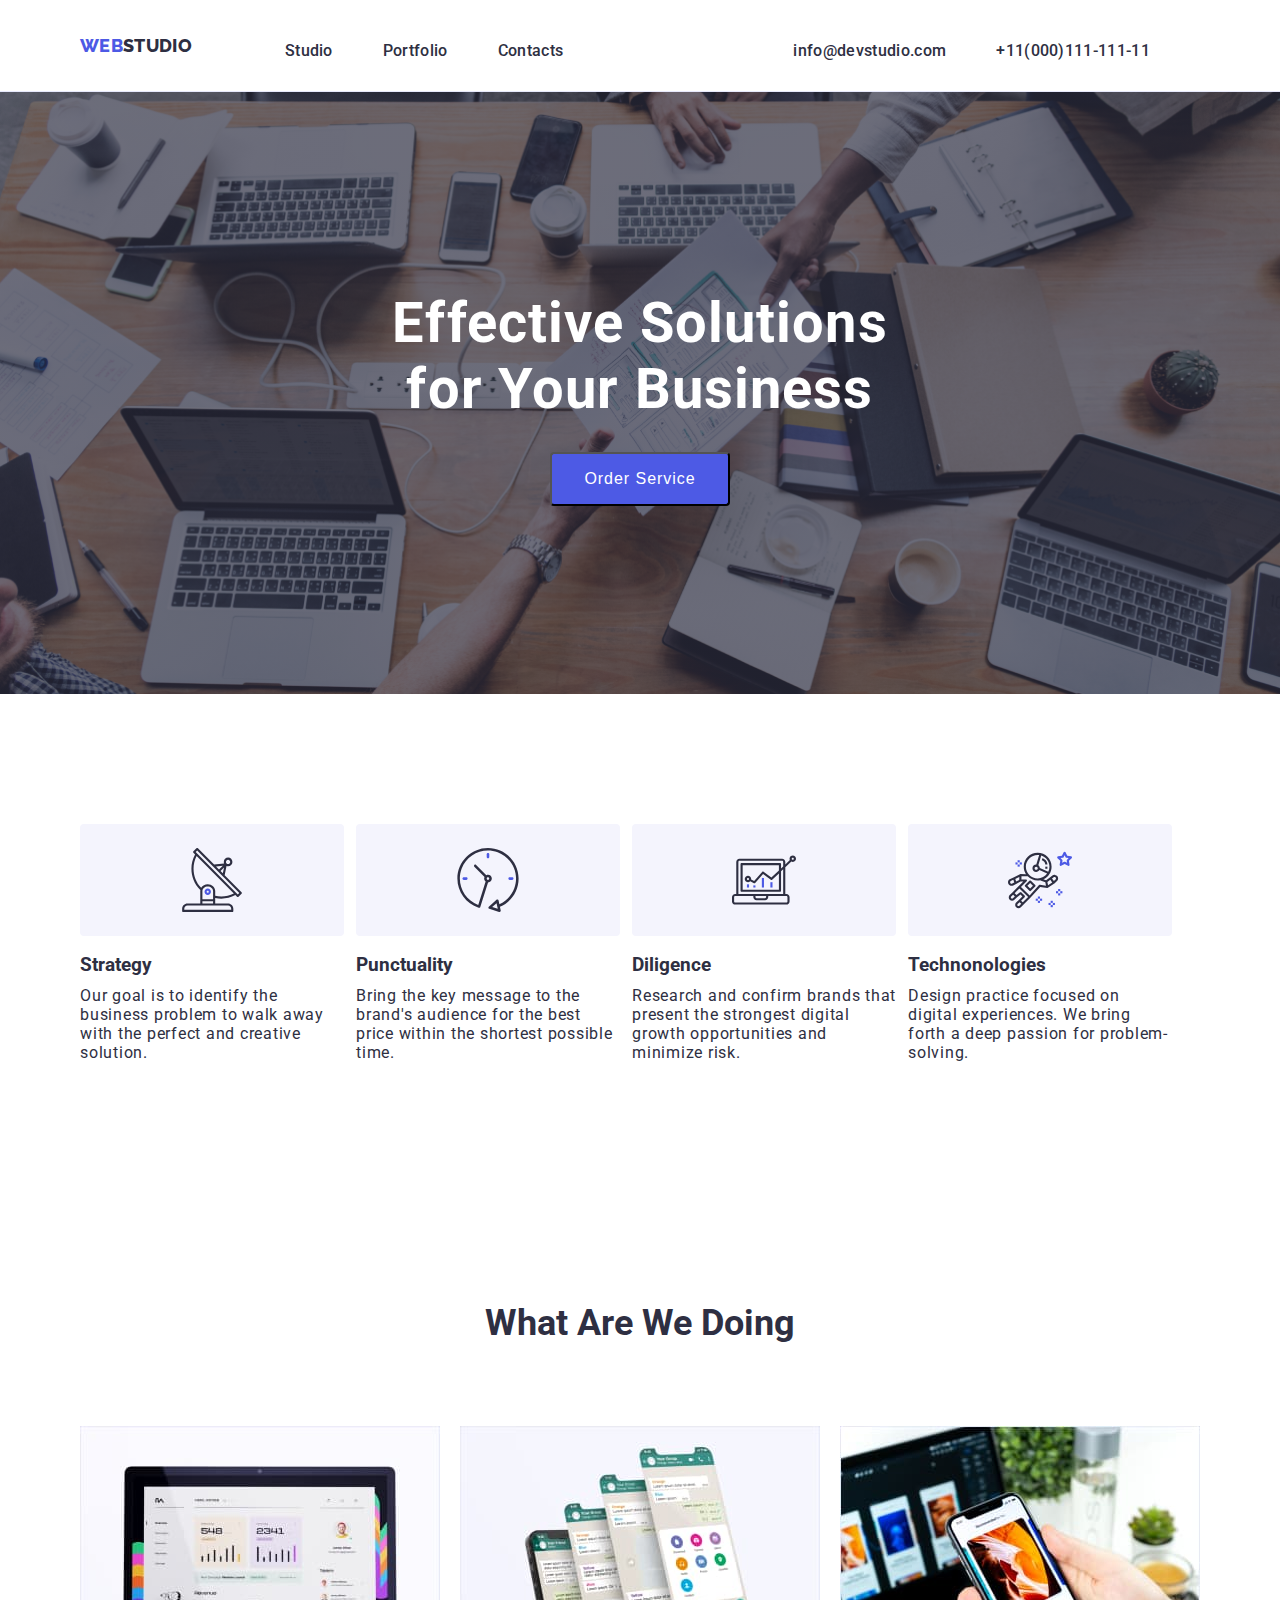
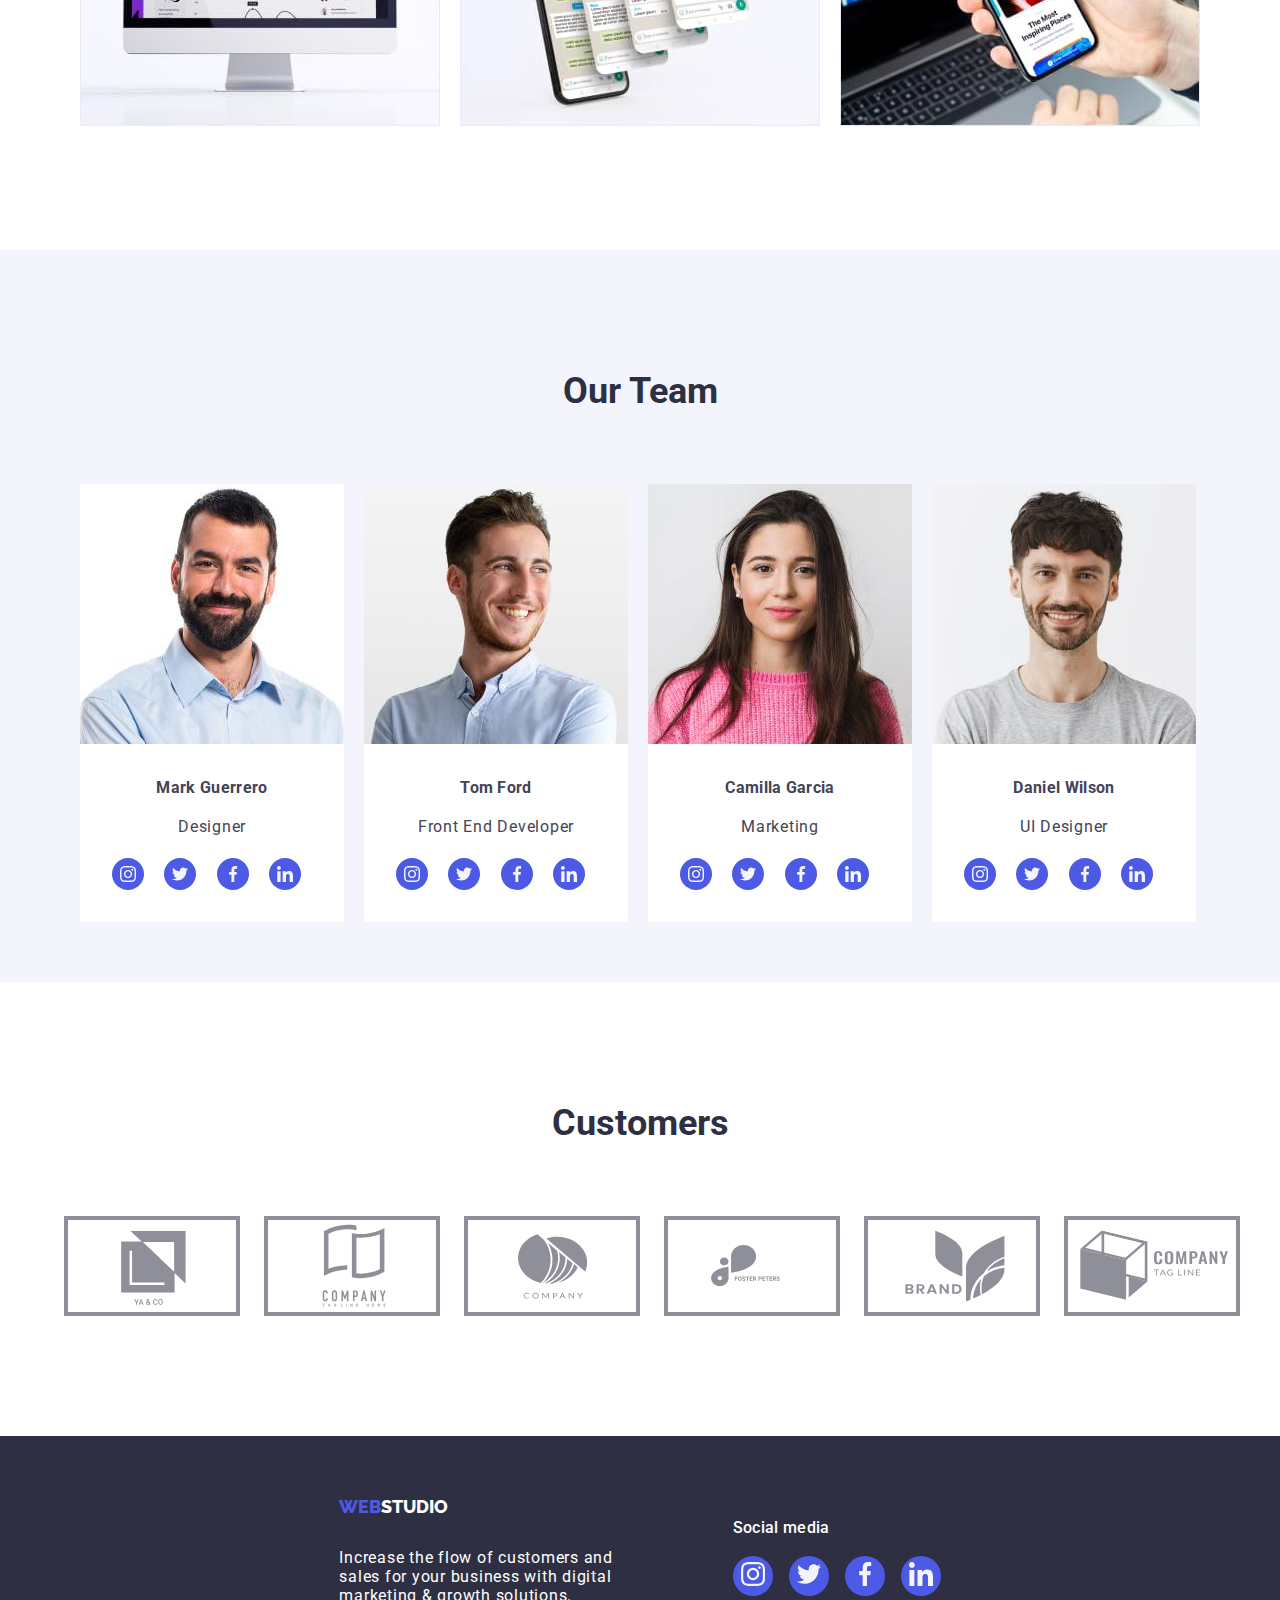
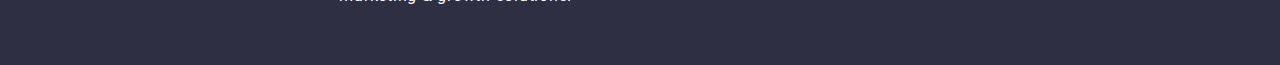
<file: index.html>
<!DOCTYPE html>
<html lang="en">
    <head>
        <title>goit-markup-hw-04</title>
        <meta name="description" content="A great website"  />
        <meta charset="utf-8"   />
        <link rel="stylesheet" type="text/css" href="./css/styles.css" />
        <link href="https://fonts.googleapis.com/css2?family=Raleway:wght@700&family=Roboto:wght@400;500;700;900&display=swap"
        rel="stylesheet" />
    </head>
<body>
    <!-- header Section -->
    <header class="page-header">
        <div class="container">
        <nav class="navigation">
            <a class="logo-link" href="index.html">WEB<span class="logo-black">STUDIO</span></a>
            <ul class="menu-item">
                <li><a class="menu-item-list" href="./index.html">Studio</a></li>
                <li><a class="menu-item-list" href="./portfolio.html">Portfolio</a></li>
                <li><a class="menu-item-list" href="#">Contacts</a></li>
            </ul>
            <ul class="address-menu">
                <li><a class="address-menu-item" href="mailto:info@devstudio.com">info@devstudio.com</a></li>
                <li><a class="address-menu-item" href="tel:+11(000)111-111-11">+11(000)111-111-11</a></li>
            </ul>
        </nav>
        </div>
    </header>
    <!-- main section -->
    <main>
        <section class="hero">
            <div class="container">
                <h1 class="hero-title">Effective Solutions<br>for Your Business</h1>
                <button type="button" class="button-primary">Order Service</button>
            </div>
        </section>
    <!-- features section 1 -->
    <section class="section">
        <div class="container">
        <ul class="features">
            <li class="item">
                <div class="icon">
                    <svg class="icon-svg" width="64" height="64">
                      <use href="./images/icons.svg#icon-antenna-1"></use>
                    </svg>
                </div>
                    <h3 class="item">Strategy</h3>
                    <p>Our goal is to identify the business problem to walk away with the perfect and creative solution.</p>
            </li>
            <li class="item">
                <div class="icon">
                    <svg class="icon-svg" width="64" height="64">
                      <use href="./images/icons.svg#icon-clock-1"></use>
                    </svg>
                </div>
                    <h3 class="item">Punctuality</h3>
                    <p class="description">Bring the key message to the brand's audience for the best price within the shortest possible time.</p>
            </li>
            <li class="item">
                <div class="icon">
                    <svg class="icon-svg" width="64" height="64">
                      <use href="./images/icons.svg#icon-diagram-1"></use>
                    </svg>
                </div>
                <h3 class="item">Diligence</h3>
                <p class="description">Research and confirm brands that present the strongest digital growth opportunities and minimize risk.</p>
            </li>
            <li class="item">
                <div class="icon">
                    <svg class="icon-svg" width="64" height="64">
                      <use href="./images/icons.svg#icon-astronaut-1"></use>
                    </svg>
                </div>
                <h3 class="item">Technonologies</h3>
                <p class="description">Design practice focused on digital experiences. We bring forth a deep passion for problem-solving.</p>
            </li>
        </ul>
        </div>
    </section>

    <!-- transactions section 2 -->
    <section class="section no-top-padding">
        <div class="container">
            <h2 class="section-title">What Are We Doing</h2>
            <ul class="transaction-list">
                <li class="item"><img src="images/computer.jpg" alt="computer"width="360" height="300"/></li>
                <li class="item"><img src="images/cellphone.jpg" alt="cellphone"width="360" height="300"/></li>
                <li class="item"><img src="images/cellphone and laptop.jpg" alt="cellphone and laptop"width="360" height="300" /></li>
            </ul>
        </div>
    </section>
    <!--our team section-->
    <section class="section-bg-team">
        <div class="container">
            <h2 class="section-title">Our Team</h2>
             <div class="team-list">
                <li class="item"><img src="images/Mark.jpg" alt="mark guerrero" width="264" height="260" />
                     <div class="card-text">
                        <h3 class="name">Mark Guerrero</h3>
                        <p class="position">Designer</p>
                        <ul class="team-links">
                            <li class="team-links-item"><a href="#" class="team-social-link"><svg class="team-link-svg"  width="16" height="16">
                                <use href="./images/icons.svg#icon-instagram"></use></svg>
                                </a>
                            </li>
                            <li class="team-links-item"><a href="#" class="team-social-link"><svg class="team-link-svg" width="16" height="16">
                                <use href="./images/icons.svg#icon-twitter"></use></svg>
                                </a>
                            </li>
                            <li class="team-links-item"><a href="#" class="team-social-link"><svg class="team-link-svg" width="16" height="16">
                                <use href="./images/icons.svg#icon-facebook"></use></svg>
                                </a>
                            </li>
                            <li class="team-links-item"><a href="#" class="team-social-link"><svg class="team-link-svg" width="16" height="16">
                                <use href="./images/icons.svg#icon-linkedin"></use></svg>
                                </a>
                            </li>
                        </ul>
                    </div>
                </li>   
                <li class="item"><img src="images/Tom.jpg" alt="tom ford" width="264" height="260"/>
                    <div class="card-text">
                        <h3 class="name">Tom Ford</h3>
                        <p class="position">Front End Developer</p>
                        <ul class="team-links">
                            <li class="team-links-item"><a href="#" class="team-social-link"><svg class="team-link-svg"  width="16" height="16">
                                <use href="./images/icons.svg#icon-instagram"></use></svg>
                                </a>
                            </li>
                            <li class="team-links-item"><a href="#" class="team-social-link"><svg class="team-link-svg" width="16" height="16">
                                <use href="./images/icons.svg#icon-twitter"></use></svg>
                                </a>
                            </li>
                            <li class="team-links-item"><a href="#" class="team-social-link"><svg class="team-link-svg" width="16" height="16">
                                <use href="./images/icons.svg#icon-facebook"></use></svg>
                                </a>
                            </li>
                            <li class="team-links-item"><a href="#" class="team-social-link"><svg class="team-link-svg" width="16" height="16">
                                <use href="./images/icons.svg#icon-linkedin"></use></svg>
                                </a>
                            </li>
                        </ul>
                    </div>
                </li>
                <li class="item"><img src="images/Camilla.jpg" alt="camilla garcia" width="264" height="260"/>
                    <div class="card-text">
                        <h3 class="name">Camilla Garcia</h3>
                        <p class="position">Marketing</p>
                        <ul class="team-links">
                            <li class="team-links-item"><a href="#" class="team-social-link"><svg class="team-link-svg"  width="16" height="16">
                                <use href="./images/icons.svg#icon-instagram"></use></svg>
                                </a>
                            </li>
                            <li class="team-links-item"><a href="#" class="team-social-link"><svg class="team-link-svg" width="16" height="16">
                                <use href="./images/icons.svg#icon-twitter"></use></svg>
                                </a>
                            </li>
                            <li class="team-links-item"><a href="#" class="team-social-link"><svg class="team-link-svg" width="16" height="16">
                                <use href="./images/icons.svg#icon-facebook"></use></svg>
                                </a>
                            </li>
                            <li class="team-links-item"><a href="#" class="team-social-link"><svg class="team-link-svg" width="16" height="16">
                                <use href="./images/icons.svg#icon-linkedin"></use></svg>
                                </a>
                            </li>
                        </ul>
                    </div>
                </li>
                <li class="item"><img src="images/Daniel.jpg" alt="daniel wilson" width="264" height="260"/>
                    <div class="card-text">
                        <h3 class="name">Daniel Wilson</h3>
                        <p class="position">UI Designer</p>
                        <ul class="team-links">
                            <li class="team-links-item">
                                <a href="#" class="team-social-link">
                                    <svg class="team-link-svg"  width="16" height="16">
                                <use href="./images/icons.svg#icon-instagram"></use></svg>
                                </a>
                            </li>
                            <li class="team-links-item">
                                <a href="#" class="team-social-link">
                                    <svg class="team-link-svg" width="16" height="16">
                                <use href="./images/icons.svg#icon-twitter"></use></svg>
                                </a>
                            </li>
                            <li class="team-links-item">
                                <a href="#" class="team-social-link">
                                    <svg class="team-link-svg" width="16" height="16">
                                <use href="./images/icons.svg#icon-facebook"></use></svg>
                                </a>
                            </li>
                            <li class="team-links-item">
                                <a href="#" class="team-social-link">
                                    <svg class="team-link-svg" width="16" height="16">
                                <use href="./images/icons.svg#icon-linkedin"></use></svg>
                                </a>
                             </li>
                         </ul>
                       </div>
                 </li>
            </div>
        </div>
    </section>
    <!-- customer section-->
        <section class="customer-section">
            <div class="container">
              <h2 class="section-title customers-title">Customers</h2>
              <ul class="customers-list list">
                <li class="customers-item">
                  <a href="#" class="customers-link">
                    <svg class="customers-svg" width="168" height="88">
                      <use href="./images/icons.svg#icon-Logo-10"></use></svg>
                  </a>
                </li>
                <li class="customers-item">
                  <a href="#" class="customers-link">
                    <svg class="customers-svg" width="168" height="88">
                      <use href="./images/icons.svg#icon-Logo-6"></use></svg>
                  </a>
                </li>
                <li class="customers-item">
                  <a href="#" class="customers-link">
                    <svg class="customers-svg" width="168" height="88">
                      <use href="./images/icons.svg#icon-Logo-7"></use></svg>
                  </a>
                </li>
                <li class="customers-item">
                  <a href="#" class="customers-link">
                    <svg class="customers-svg" width="168" height="88">
                      <use href="./images/customers-icon.svg#icon-Client-4"></use></svg>
                  </a>
                </li>
                <li class="customers-item">
                  <a href="#" class="customers-link">
                    <svg class="customers-svg" width="168" height="88">
                      <use href="./images/icons.svg#icon-Logo-8"></use></svg>
                  </a>
                </li>
                <li class="customers-item">
                  <a class="customers-link" href="#">
                    <svg class="customers-svg" width="168" height="88">
                      <use xlink:href="./images/icons.svg#icon-Logo-9"></use></svg>
                  </a>
                </li>
              </ul>
            </div>
          </section>
    </main>
    <!-- footer -->
    <footer class="page-footer">
        <div class="footer-container">
            <div class="footer-logo-wrapper"><section class="footer-section">
                <li class="footer-item">
                    <a class="logo-link" href="index.html">WEB<span class="logo-white">STUDIO</span></a><br>
                    <p class="footer-description">Increase the flow of customers and<br>sales for your business with digital<br>marketing & growth solutions.</p>
                </li>
                </div>
            <div class="footer-socials">
                <p class="footer-social-text">Social media</p>
                <ul class="footer-social-list">
                    <li class="footer-social-item">
                        <a href="#" class="footer-social-link">
                            <svg class="footer-social-svg" width="24" height="24">
                                <use href="./images/icons.svg#icon-instagram"width="24" height="24"></use>
                            </svg></a>
                        </li>
                    <li class="footer-social-item">
                        <a href="#" class="footer-social-link">
                            <svg class="footer-social-svg" width="24" height="24">
                                <use href="./images/icons.svg#icon-twitter"width="24" height="24"></use>
                            </svg></a>
                        </li>
                    <li class="footer-social-item">
                        <a href="#" class="footer-social-link">
                            <svg class="footer-social-svg" width="24" height="24">
                                <use href="./images/icons.svg#icon-facebook"width="24" height="24"></use>
                            </svg></a>
                        </li>
                    <li class="footer-social-item">
                        <a href="#" class="footer-social-link">
                            <svg class="footer-social-svg" width="24" height="24">
                                <use href="./images/icons.svg#icon-linkedin"width="24" height="24"></use>
                            </svg></a>
                        </li>
                    </ul>
                </div>
            </div>
        </footer>
    </body>
</html>
</file>
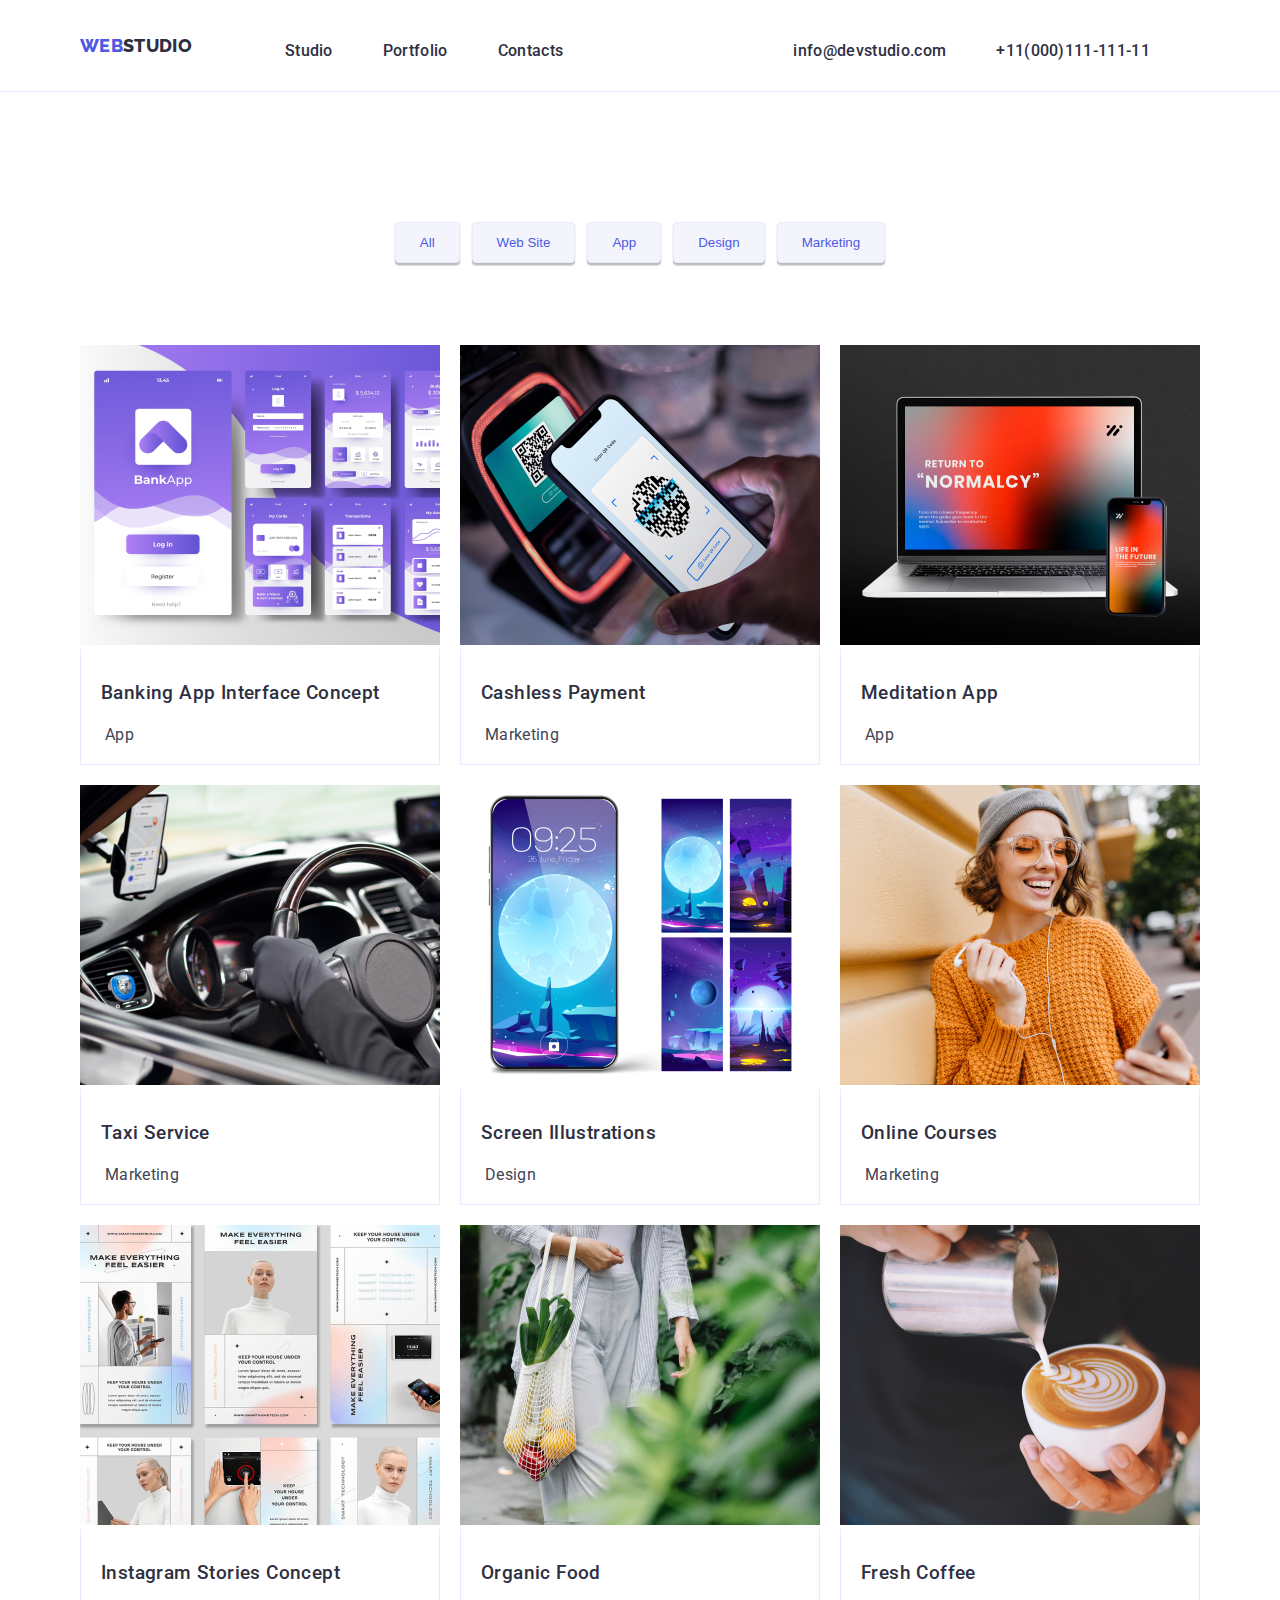
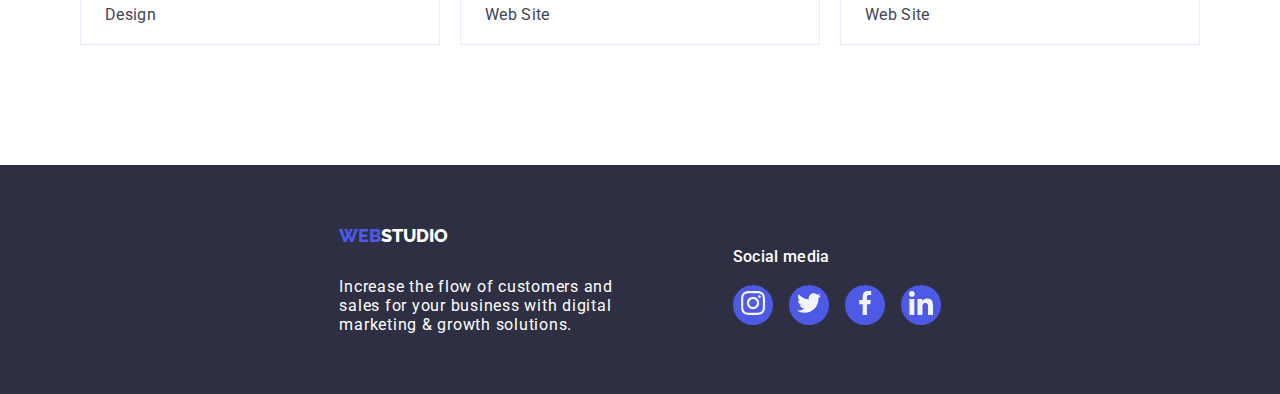
<file: portfolio.html>
<!DOCTYPE html>
<html lang="en">
    <head>
        <title>goit-markup-hw-04</title>
        <meta name="description" content="A great website"  />
        <meta charset="utf-8"   />
        <link rel="stylesheet" type="text/css" href="css/styles.css" />
        <link href="https://fonts.googleapis.com/css2?family=Raleway:wght@700&family=Roboto:wght@400;500;700;900&display=swap"
        rel="stylesheet" />
    </head>
<body>
    <!-- header Section -->
    <header class="page-header">
        <div class="container">
        <nav class="navigation">
            <a class="logo-link" href="index.html">WEB<span class="logo-black">STUDIO</span></a>
            <ul class="menu-item">
                <li><a class="menu-item-list" href="./index.html">Studio</a></li>
                <li><a class="menu-item-list" href="./portfolio.html">Portfolio</a></li>
                <li><a class="menu-item-list" href="#">Contacts</a></li>
            </ul>
            <ul class="address-menu">
                <li><a class="address-menu-item" href="mailto:info@devstudio.com">info@devstudio.com</a></li>
                <li><a class="address-menu-item" href="tel:+11(000)111-111-11">+11(000)111-111-11</a></li>
            </ul>
        </nav>
        </div>
    </header>
    <!-- main section -->
    <main>
        <section class="section">
            <div class="container">
                <ul class="nav-buttons-list">
                    <li class="item"><a href="#">
                        <button type="button" class="nav-button">All</button></a></li>
                    <li class="item"><a href="#">
                        <button type="button" class="nav-button">Web Site</button></a></li>
                    <li class="item"><a href="#">
                        <button type="button" class="nav-button">App</button></a></li>
                    <li class="item"><a href="#">
                        <button type="button" class="nav-button">Design</button></a></li>
                    <li class="item"><a href="#">
                        <button type="button" class="nav-button">Marketing</button></a></li>
                    </ul>
            </div>
        <!-- Project cards -->
            <div class="container">
                <ul class="project-cards-list">
                    <li class="project-card-item"><image src="./images/project card 1.png" alt="project card 1" width="360" height="300" />
                        <div class="project-description">
                            <h3 class="project-text">Banking App Interface Concept</h3>
                            <p class="card-text">App</p>
                        </div>
                    </li>    
                    <li class="project-card-item"><image src="./images/project card 2.png" alt="project card 2" width="360" height="300"/>
                        <div class="project-description">
                            <h3 class="project-text">Cashless Payment</h3>
                            <p class="card-text">Marketing</p>
                        </div>
                    </li>
                    <li class="project-card-item"><image src="./images/project card 3.png" alt="project card 3" width="360" height="300"/>
                        <div class="project-description">
                            <h3 class="project-text">Meditation App</h3>
                            <p class="card-text">App</p>
                        </div>
                    </li>
                    <li class="project-card-item"><image src="./images/project card 4.png" alt="project card 4" width="360" height="300"/>
                        <div class="project-description">
                            <h3 class="project-text">Taxi Service</h3>
                            <p class="card-text">Marketing</p>
                         </div>
                    </li>
                    <li class="project-card-item"><image src="./images/project card 5.png" alt="project card 5" width="360" height="300"/>
                        <div class="project-description">
                            <h3 class="project-text">Screen Illustrations</h3>
                            <p class="card-text">Design</p>
                            </div>
                        </li>
                    <li class="project-card-item"><image src="./images/project card 6.png" alt="project card 6"width="360" height="300"/>
                        <div class="project-description">
                            <h3 class="project-text">Online Courses</h3>
                            <p class="card-text">Marketing</p>
                        </div>
                    </li>
                    <li class="project-card-item"><image src="./images/project card 7.png" alt="project card 7" width="360" height="300"/>
                        <div class="project-description">
                            <h3 class="project-text">Instagram Stories Concept</h3>
                            <p class="card-text">Design</p>
                        </div>
                    </li>
                    <li class="project-card-item"><image src="./images/project card 8.png" alt="project card 8" width="360" height="300"/>
                        <div class="project-description">
                            <h3 class="project-text">Organic Food</h3>
                            <p class="card-text">Web Site</p>
                        </div>
                    </li>
                    <li class="project-card-item"><image src="./images/project card 9.png" alt="project card 9" width="360" height="300"/>
                        <div class="project-description">
                            <h3 class="project-text">Fresh Coffee</h3>
                            <p class="card-text">Web Site</p>
                        </div>
                    </li>
                </ul>
            </div>
        </section> 
    </main>
    <!-- footer -->
    <footer class="page-footer">
        <div class="footer-container">
            <div class="footer-logo-wrapper"><section class="footer-section">
                <a class="logo-link" href="index.html">WEB<span class="logo-white">STUDIO</span></a><br>
                <p class="footer-description">Increase the flow of customers and<br>sales for your business with digital<br>marketing & growth solutions.</p>
            </div>
            <div class="footer-socials">
                <p class="footer-social-text">Social media</p>
                <ul class="footer-social-list">
                    <li class="footer-social-item">
                        <a href="#" class="footer-social-link">
                            <svg class="footer-social-svg" width="24" height="24">
                                <use href="./images/icons.svg#icon-instagram"width="24" height="24"></use></svg></a>
                        </li>
                    <li class="footer-social-item">
                        <a href="#" class="footer-social-link">
                            <svg class="footer-social-svg" width="24" height="24">
                                <use href="./images/icons.svg#icon-twitter"width="24" height="24"></use></svg></a>
                        </li>
                    <li class="footer-social-item">
                        <a href="#" class="footer-social-link">
                            <svg class="footer-social-svg" width="24" height="24">
                                <use href="./images/icons.svg#icon-facebook"width="24" height="24"></use></svg></a>
                        </li>
                    <li class="footer-social-item">
                        <a href="#" class="footer-social-link">
                            <svg class="footer-social-svg" width="24" height="24">
                                <use href="./images/icons.svg#icon-linkedin"width="24" height="24"></use></svg></a>
                        </li>
                    </ul>
                </div>
            </div>
        </footer>
    </body>
</html>
</file>
<file: css/styles.css>
:root {
    --iris: #4D5AE5;
    --ocean: #404BBF;
    --navyblue: #2E2F42;
    --green: #31D0AA;
    --slate: #434455;
    --light-slate: #8E8F99;
    --cornflower: #E7E9FC;
    --cloud: #F4F4FD;
    --navyblue-modal: #2E2F42;
    --grey: #2E2F42;
    --white: #FFFFFF;
    --dairy: #FCFCFC;
}
* {
    box-sizing: border-box;
    margin: 0;
}
h1,h2,h3,h4,h5,h6,p,ul {
    margin: 0;
    padding: 0;
    padding-top: 10px;
}
li {
    list-style: none;
    padding: 0;
}
a {
    text-decoration: none;
}
p {
    padding-top: 10px;
    letter-spacing: 0.75px;
}
.page-header {
    border-bottom: 1px solid var(--cornflower);
    padding-top: 32px;
    padding-bottom: 31px;
}
body {
    font-family: Roboto, sans-serif;
    font-size: 16px;
    color: var(--navyblue);
    background-color:Var(--white);    
}
.logo-link {
    color:var(--iris);
    font-family: Raleway; sans-serif;
    font-size: 18px;
    font-weight: 800;
    line-height: 1.2;
}
.logo-black {
    color: var(--navyblue);
}
.logo-white {
    color: var(--white);
}
.menu-item,
.menu-item-list,
.address-menu,
.address-menu-item,
.navigation { 
    display: flex;
    align-items: center;
    color: var(--navyblue);
    font-weight: 500;
    font-size: 16px;
    line-height: 1.14;
    letter-spacing: 0.02em;
}
.menu-item {
    margin-left: 93px;
}
.address-menu {
    margin-left: auto;
}
.menu-item-list,
.address-menu-item {
    margin-right: 50px;
}
.menu-item-list .menu-item-list:not(:last-child),
.address-menu-item:not(:last-child) {
    margin-right: 50px;
}
.menu-item-list:hover,
.menu-item-list:focus {
    color: var(--ocean);
}
.address-menu-item:hover,
.address-menu-item:focus {
    color: var(--ocean);
}
.container {
    width: 1150px;
    padding-left: 15px;
    padding-right: 15px;
    margin: 0 auto;
}
.section {
    padding: 120px 0px;
}
.hero {
    background-image: linear-gradient(rgba(46,47,66,0.7),rgba(46,47,66,0.7)),
    url(../images/people-office.png);
    background-repeat: no-repeat;
    background-size: cover;
    padding: 188px 0px;
    text-align: center;
    max-width: 1440px;
    margin: 0 auto;
    background-position: center;
}
.hero-title {
    font-size: 56px;
    color: var(--white);
    letter-spacing: 0.02em;
    margin-bottom: 30px;
}
.button {
    font-family: inherit;
    cursor: pointer;
    border: transparent;
    border-radius: 4px;
}
.button-primary {
    background-color: var(--iris);
    color:var(--white);
    padding: 16px 32px;
    border-radius: 4px;
    box-shadow: 0px 4px 4px rgba(0,0,0.0.15);
    font-size: 16px;
    letter-spacing: 0.06em;
    cursor: pointer;
}
.button-primary:hover,
.button-primary:focus {
    background-color: var(--ocean);
}
.features {
    display: flex;
    flex-wrap: wrap;
    gap: 12px;
}
.features .item {
    flex-basis: calc((100% - 90px) / 4);
}
.features .title {
    margin-bottom: 10px;
    color: var(--navyblue);
    font-weight: 500;
    font-size: 14px;
    line-height: 1.14;
}
.no-top-padding {
    padding-top: 0;
}
.transaction-list {
    display: flex;
    flex-wrap: wrap;
    gap: 20px;
}
.transaction-list .item {
    flex-basis: calc((100% - 48px) / 3);
}
.section-bg-team {
    background-color: var(--cloud);
    height: 732px;
}
.section-title {
    text-align: center;
    padding-top: 120px;
    margin-bottom: 72px;
    font-weight: 700;
    font-size: 36px;
    list-style: 1.17;
}
.team-list {
    display: flex;
    flex-wrap: wrap;
    gap: 20px;
}
.team-list .item {
    flex-basis: calc((100% - 80px) / 4);
    background-color: var(--white);
    box-shadow: 0px 1px 3px rgba(0,0,0.0.12), 0px 1px 1px rgba (0,0,00.14)
}
.team-list .name,
.team-list .position {
    text-align: center;
    font-size: 16px;
    line-height: 1.19em;
}
.team-list .name {
    margin-bottom: 10px;
}
.card-text {
    padding: 20px 24px;
    flex-direction: column;
    justify-content: center;
    align-items: center;
    gap: 32px;
    color: var(--slate);
    font-weight: 400;
    letter-spacing: 0.32px;
}
.page-footer {
    padding: 60px;
    background-color: var(--navyblue);
    justify-content: center;
}
.footer-description {
    color: var(--white);
    margin-top: 20px;
}
.nav-buttons-list {
    display: flex;
    flex-wrap: wrap;
    gap: 12px;
    justify-content: center;
    padding-bottom: 72px;
}
.nav-button {
    padding: 12px 24px;
    border: var(--white);
    border-radius: 4px;
    border: 1px solid var(--cornflower);
    background: var(--cloud);
    color: var(--iris);
    cursor: pointer;
    box-shadow:  0px 2px 2px 0px rgba(0, 0, 0, 0.12), 0px 2px 1px 0px rgba(0, 0, 0, 0.08), 0px 3px 1px 0px rgba(0, 0, 0, 0.10);
}
.nav-button:hover,
.nav-button:focus {
    color: var(--white);
    background-color: var(--ocean);
}
.project-cards-list {
    display: flex;
    flex-wrap: wrap;
    gap: 20px;
}
.project-card-item {
    flex-basis: calc((100% - 90px) / 3);
}
.project-description {
    border: 1px solid var(--cornflower);
    border-top: none;
}
.project-text {
    padding-top: 32px;
    padding-left: 20px;
    color: var(--navyblue);
    font-weight: 500;
    line-height: 24px;
    letter-spacing: 0.4px;
}   
.icon {
    width: 264px;
    height: 112px;
    background-color: var(--cloud);
    display: flex;
    justify-content: center;
    align-items: center;
    border-radius: 4px;
    margin-bottom: 8px;
}
.team-links-item {
    width: 32px;
    height: 32px;
    display: inline-block;
    margin: 12px 8px;
}
.team-social-link {
    display: flex;
    flex-wrap: wrap;
    align-items: center;
    justify-content: center;
    width: 100%;
    height: 100%;
    border-radius: 50%;
    background-color: var(--iris);
    flex-basis: calc((100% - 72px) / 4);
}
.team-social-link:hover,
.team-social-link:focus {
    background-color: var(--ocean);
}
.footer-social-text {
    color: var(--white);
    display: flex;
    flex-wrap: wrap;
    font-family: Roboto, sans-serif;
    font-size: 16px;
    font-weight: 500;
    line-height: 24px;
    letter-spacing: 0.32px;
}
.footer-social-list {
    display: flex;
    flex-wrap: wrap;
    padding-top: 16px;
    gap: 16px;
}
.footer-container {
    display: flex;
    flex-wrap: wrap;
    align-items: center;
    justify-content: center;
    gap: 120px;
}
.footer-social-item {
    display: flex;
    flex-wrap: wrap;
    align-items: center;
    justify-content: center;
    width: 40px;
    height: 40px;
    border-radius: 50%;
    background-color: var(--iris);
    flex-basis: calc((100% - 48px) / 4);
}
.footer-social-item:hover,
.footer-social-item:focus {
    background-color: var(--green);
}
.customers-list {
    display: flex;
    flex-direction: row;
    align-items: center;
    justify-content: center;
    padding: 0px 156px;
    margin-bottom: 120px;
    
}
.customers-item {
    border: 4px solid var(--light-slate);
    margin-left: 24px;
    fill: var(--ocean);
}
.customers-item:hover,
.customers-item:focus {
    border-radius: 4px;
    border: 5px solid var(--ocean);
    fill: var(--ocean);
}
</file>
